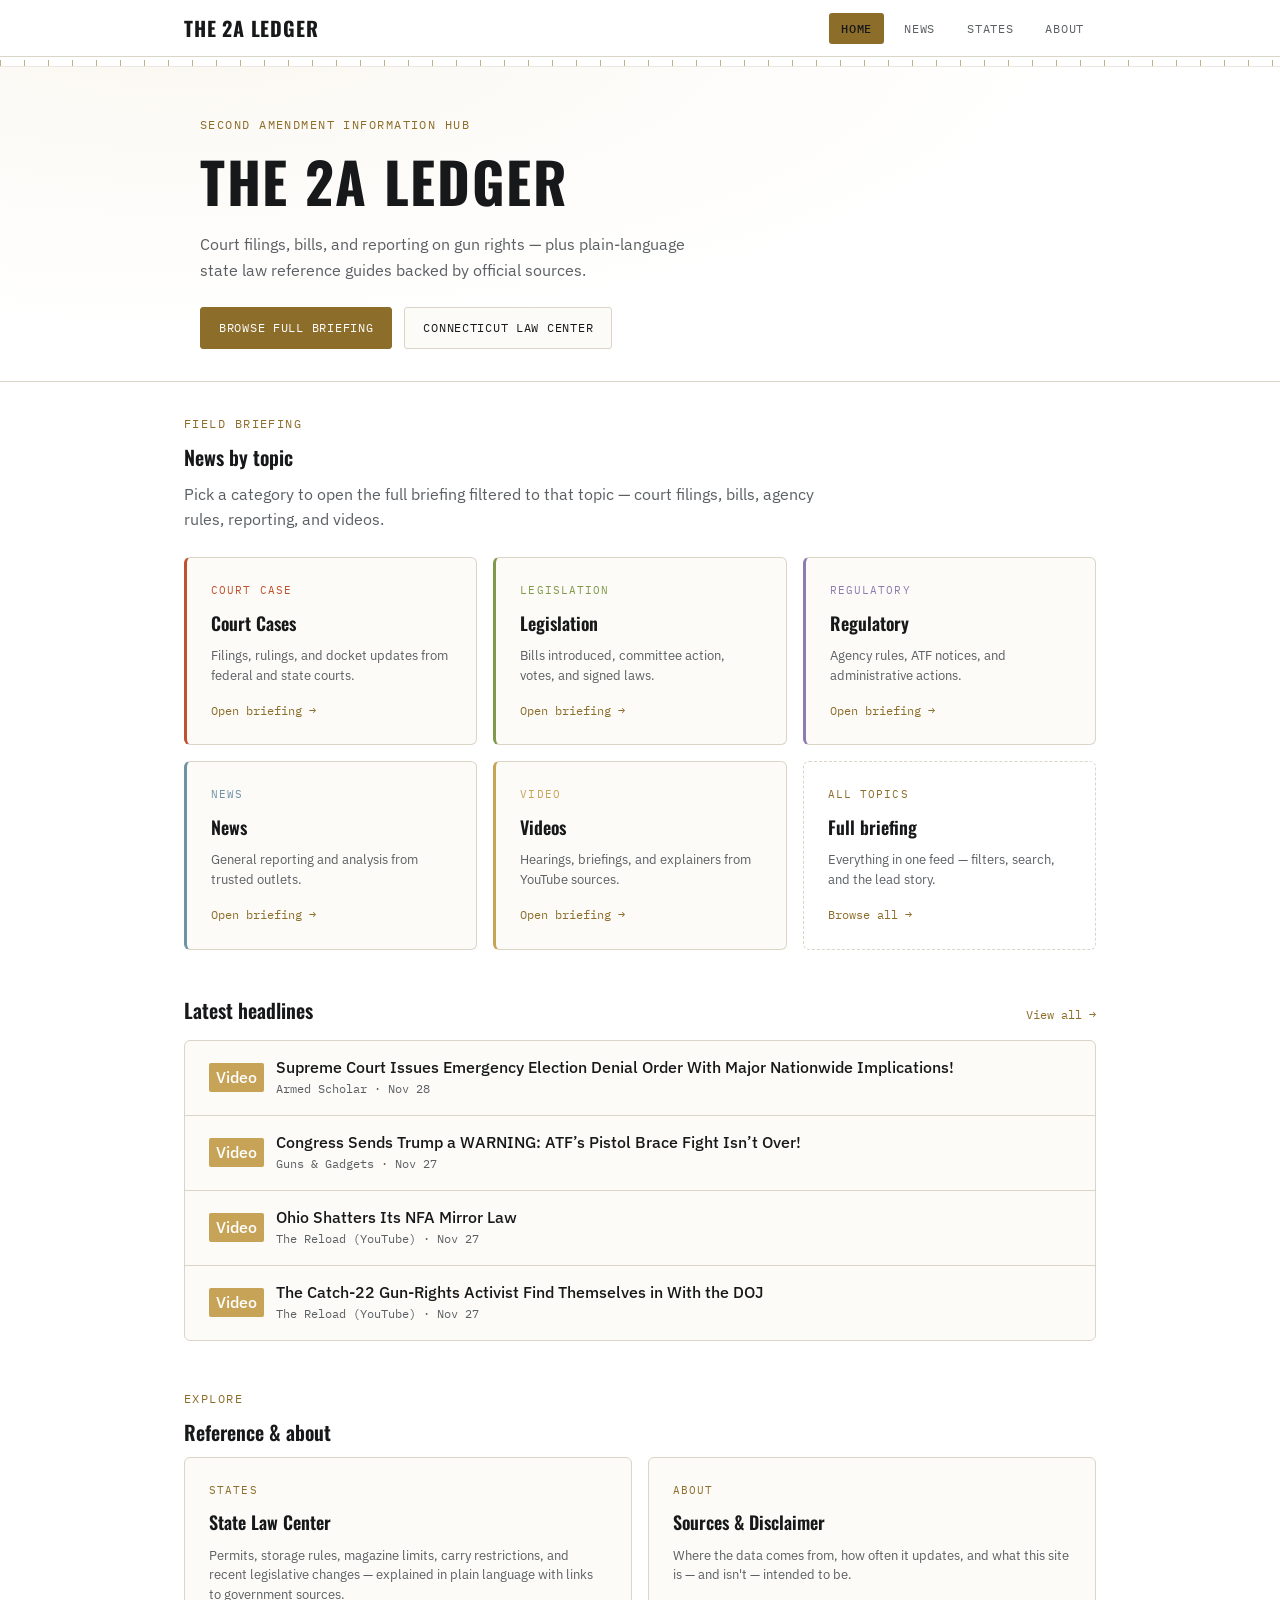
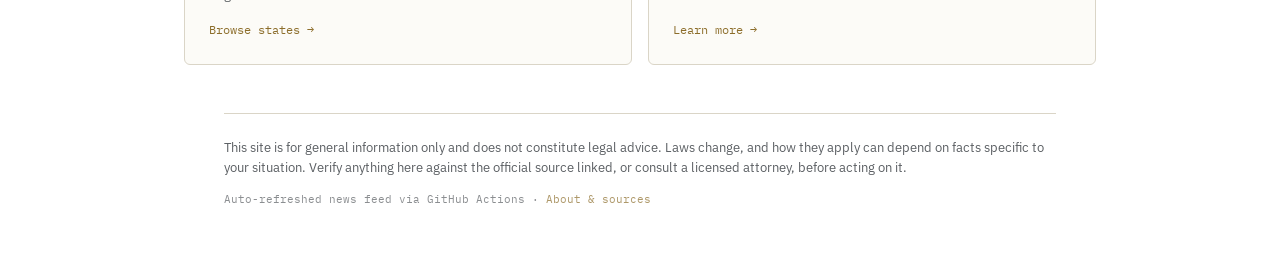
<file: index.html>
<!DOCTYPE html>
<html lang="en" data-base="" data-page="home">
<head>
<meta charset="UTF-8">
<meta name="viewport" content="width=device-width, initial-scale=1.0">
<title>The 2A Ledger — Second Amendment News &amp; State Law Reference</title>
<meta name="description" content="A Second Amendment information hub — daily news briefing, court cases, legislation, and state law reference guides.">
<link rel="preconnect" href="https://fonts.googleapis.com">
<link rel="preconnect" href="https://fonts.gstatic.com" crossorigin>
<link href="https://fonts.googleapis.com/css2?family=Oswald:wght@400;500;600;700&family=IBM+Plex+Sans:wght@400;500;600&family=IBM+Plex+Mono:wght@400;500&display=swap" rel="stylesheet">
<link rel="stylesheet" href="css/tokens.css">
<link rel="stylesheet" href="css/base.css">
<link rel="stylesheet" href="css/components.css">
<link rel="stylesheet" href="css/pages/home.css">
</head>
<body>

<div id="site-nav"></div>
<div class="ruler" aria-hidden="true"></div>

<section class="hero">
  <div class="hero-inner">
    <p class="eyebrow">Second Amendment Information Hub</p>
    <h1>The 2A Ledger</h1>
    <p class="subhead">Court filings, bills, and reporting on gun rights — plus plain-language state law reference guides backed by official sources.</p>
    <div class="btn-row">
      <a class="btn btn-primary" href="news/">Browse full briefing</a>
      <a class="btn btn-secondary" href="states/connecticut/">Connecticut law center</a>
    </div>
  </div>
</section>

<main class="page-main">
  <section class="home-section" aria-labelledby="briefing-nav-heading">
    <p class="eyebrow">Field Briefing</p>
    <h2 id="briefing-nav-heading" class="section-heading">News by topic</h2>
    <p class="section-intro">Pick a category to open the full briefing filtered to that topic — court filings, bills, agency rules, reporting, and videos.</p>

    <div class="news-tiles">
      <a class="tile tile--cat" href="news/?cat=Court+Case" data-cat="Court Case">
        <span class="tile-icon">Court Case</span>
        <h3>Court Cases</h3>
        <p>Filings, rulings, and docket updates from federal and state courts.</p>
        <span class="tile-link">Open briefing →</span>
      </a>
      <a class="tile tile--cat" href="news/?cat=Legislation" data-cat="Legislation">
        <span class="tile-icon">Legislation</span>
        <h3>Legislation</h3>
        <p>Bills introduced, committee action, votes, and signed laws.</p>
        <span class="tile-link">Open briefing →</span>
      </a>
      <a class="tile tile--cat" href="news/?cat=Regulatory" data-cat="Regulatory">
        <span class="tile-icon">Regulatory</span>
        <h3>Regulatory</h3>
        <p>Agency rules, ATF notices, and administrative actions.</p>
        <span class="tile-link">Open briefing →</span>
      </a>
      <a class="tile tile--cat" href="news/?cat=News" data-cat="News">
        <span class="tile-icon">News</span>
        <h3>News</h3>
        <p>General reporting and analysis from trusted outlets.</p>
        <span class="tile-link">Open briefing →</span>
      </a>
      <a class="tile tile--cat" href="news/?cat=Video" data-cat="Video">
        <span class="tile-icon">Video</span>
        <h3>Videos</h3>
        <p>Hearings, briefings, and explainers from YouTube sources.</p>
        <span class="tile-link">Open briefing →</span>
      </a>
      <a class="tile tile--all" href="news/">
        <span class="tile-icon">All topics</span>
        <h3>Full briefing</h3>
        <p>Everything in one feed — filters, search, and the lead story.</p>
        <span class="tile-link">Browse all →</span>
      </a>
    </div>
  </section>

  <section class="home-section home-latest" aria-labelledby="latest-heading">
    <div class="home-latest-header">
      <h2 id="latest-heading" class="section-heading">Latest headlines</h2>
      <a class="home-latest-all" href="news/">View all →</a>
    </div>
    <ul class="latest-list" id="latest-list">
      <li class="latest-skeleton"><span class="skeleton-pill"></span></li>
      <li class="latest-skeleton"><span class="skeleton-pill"></span></li>
      <li class="latest-skeleton"><span class="skeleton-pill"></span></li>
    </ul>
  </section>

  <section class="home-section" aria-labelledby="explore-heading">
    <p class="eyebrow">Explore</p>
    <h2 id="explore-heading" class="section-heading">Reference &amp; about</h2>
    <div class="section-tiles">
      <a class="tile" href="states/">
        <span class="tile-icon">States</span>
        <h3>State Law Center</h3>
        <p>Permits, storage rules, magazine limits, carry restrictions, and recent legislative changes — explained in plain language with links to government sources.</p>
        <span class="tile-link">Browse states →</span>
      </a>
      <a class="tile" href="about/">
        <span class="tile-icon">About</span>
        <h3>Sources &amp; Disclaimer</h3>
        <p>Where the data comes from, how often it updates, and what this site is — and isn't — intended to be.</p>
        <span class="tile-link">Learn more →</span>
      </a>
    </div>
  </section>
</main>

<div id="site-footer"></div>

<script src="js/site.js"></script>
<script src="js/home.js"></script>
</body>
</html>
</file>
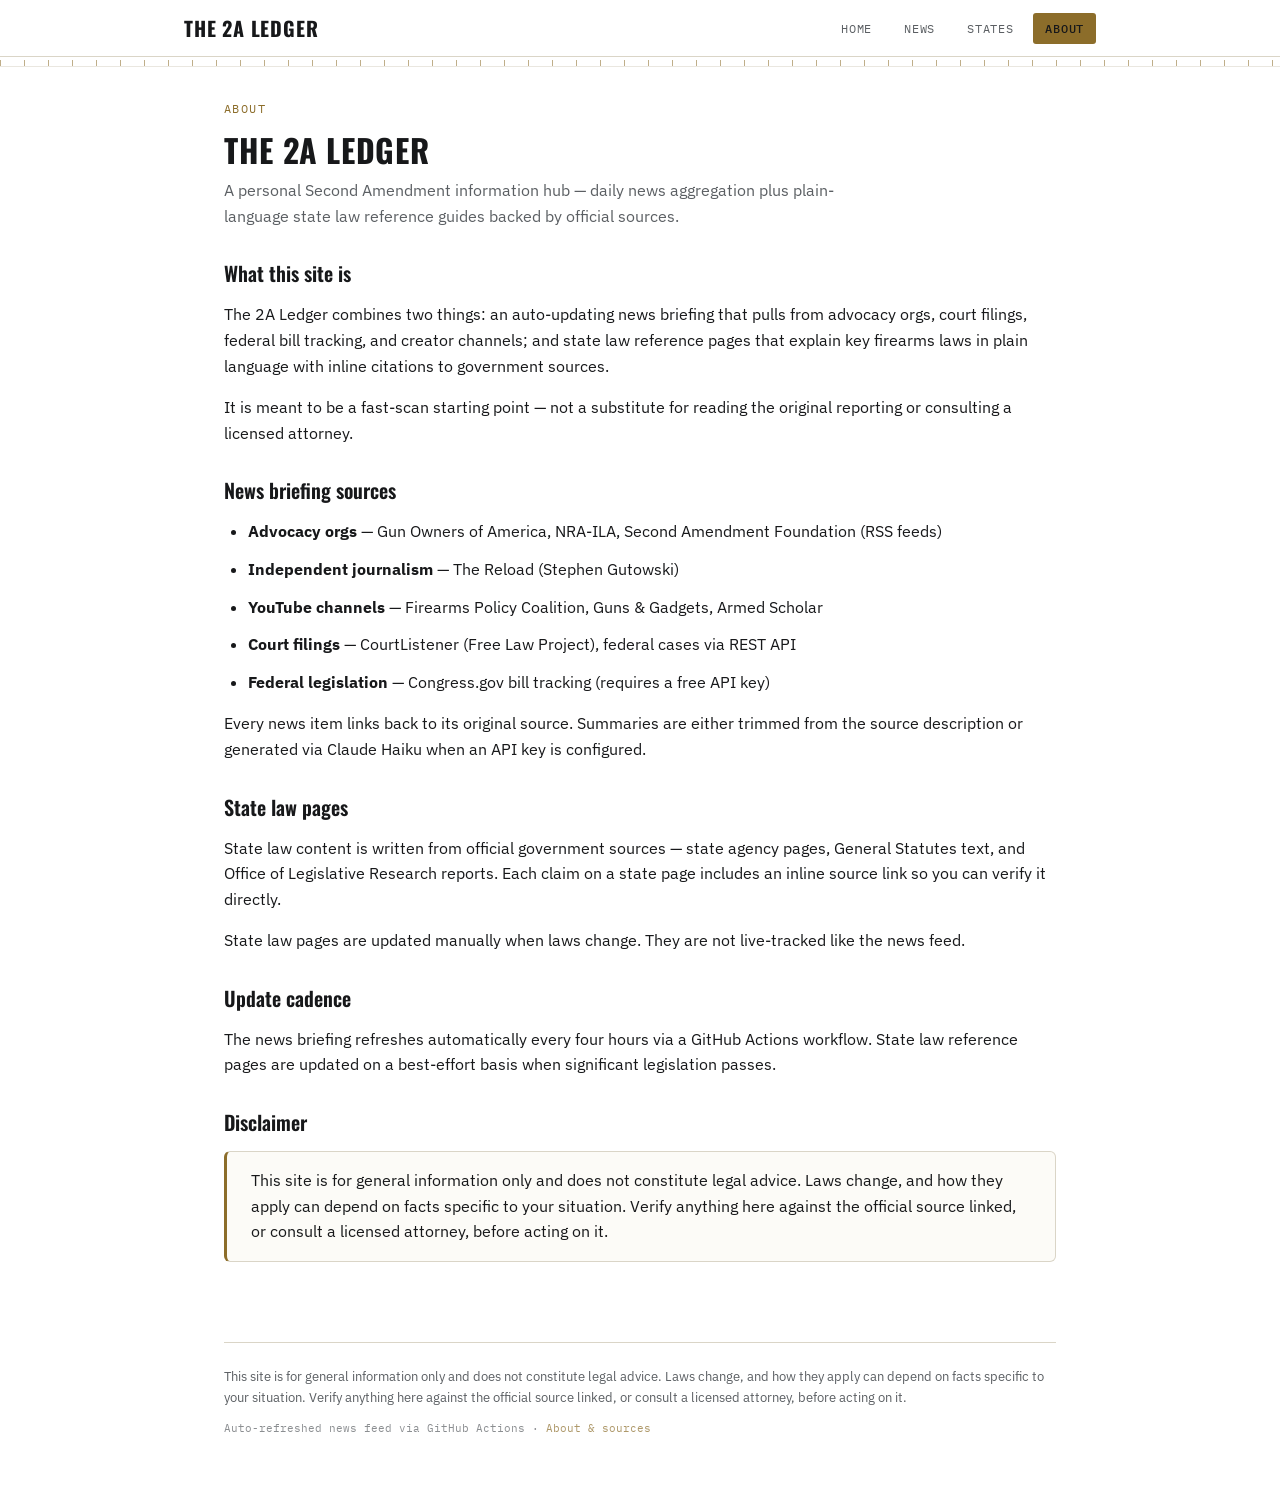
<file: about/index.html>
<!DOCTYPE html>
<html lang="en" data-base="../" data-page="about">
<head>
<meta charset="UTF-8">
<meta name="viewport" content="width=device-width, initial-scale=1.0">
<title>About — The 2A Ledger</title>
<meta name="description" content="Sources, update cadence, and disclaimer for The 2A Ledger — a Second Amendment information hub.">
<link rel="preconnect" href="https://fonts.googleapis.com">
<link rel="preconnect" href="https://fonts.gstatic.com" crossorigin>
<link href="https://fonts.googleapis.com/css2?family=Oswald:wght@400;500;600;700&family=IBM+Plex+Sans:wght@400;500;600&family=IBM+Plex+Mono:wght@400;500&display=swap" rel="stylesheet">
<link rel="stylesheet" href="../css/tokens.css">
<link rel="stylesheet" href="../css/base.css">
<link rel="stylesheet" href="../css/components.css">
<link rel="stylesheet" href="../css/pages/states.css">
</head>
<body>

<div id="site-nav"></div>
<div class="ruler" aria-hidden="true"></div>

<main class="page-main page-main--narrow">
  <header class="state-page-header">
    <p class="eyebrow">About</p>
    <h1 class="page-title">The 2A Ledger</h1>
    <p class="lead-text">A personal Second Amendment information hub — daily news aggregation plus plain-language state law reference guides backed by official sources.</p>
  </header>

  <section class="about-section">
    <h2>What this site is</h2>
    <p>The 2A Ledger combines two things: an auto-updating news briefing that pulls from advocacy orgs, court filings, federal bill tracking, and creator channels; and state law reference pages that explain key firearms laws in plain language with inline citations to government sources.</p>
    <p>It is meant to be a fast-scan starting point — not a substitute for reading the original reporting or consulting a licensed attorney.</p>
  </section>

  <section class="about-section">
    <h2>News briefing sources</h2>
    <ul>
      <li><strong>Advocacy orgs</strong> — Gun Owners of America, NRA-ILA, Second Amendment Foundation (RSS feeds)</li>
      <li><strong>Independent journalism</strong> — The Reload (Stephen Gutowski)</li>
      <li><strong>YouTube channels</strong> — Firearms Policy Coalition, Guns &amp; Gadgets, Armed Scholar</li>
      <li><strong>Court filings</strong> — CourtListener (Free Law Project), federal cases via REST API</li>
      <li><strong>Federal legislation</strong> — Congress.gov bill tracking (requires a free API key)</li>
    </ul>
    <p>Every news item links back to its original source. Summaries are either trimmed from the source description or generated via Claude Haiku when an API key is configured.</p>
  </section>

  <section class="about-section">
    <h2>State law pages</h2>
    <p>State law content is written from official government sources — state agency pages, General Statutes text, and Office of Legislative Research reports. Each claim on a state page includes an inline source link so you can verify it directly.</p>
    <p>State law pages are updated manually when laws change. They are not live-tracked like the news feed.</p>
  </section>

  <section class="about-section">
    <h2>Update cadence</h2>
    <p>The news briefing refreshes automatically every four hours via a GitHub Actions workflow. State law reference pages are updated on a best-effort basis when significant legislation passes.</p>
  </section>

  <section class="about-section">
    <h2>Disclaimer</h2>
    <aside class="disclaimer-callout" role="note">
      <p>This site is for general information only and does not constitute legal advice. Laws change, and how they apply can depend on facts specific to your situation. Verify anything here against the official source linked, or consult a licensed attorney, before acting on it.</p>
    </aside>
  </section>
</main>

<div id="site-footer"></div>

<script src="../js/site.js"></script>
</body>
</html>
</file>
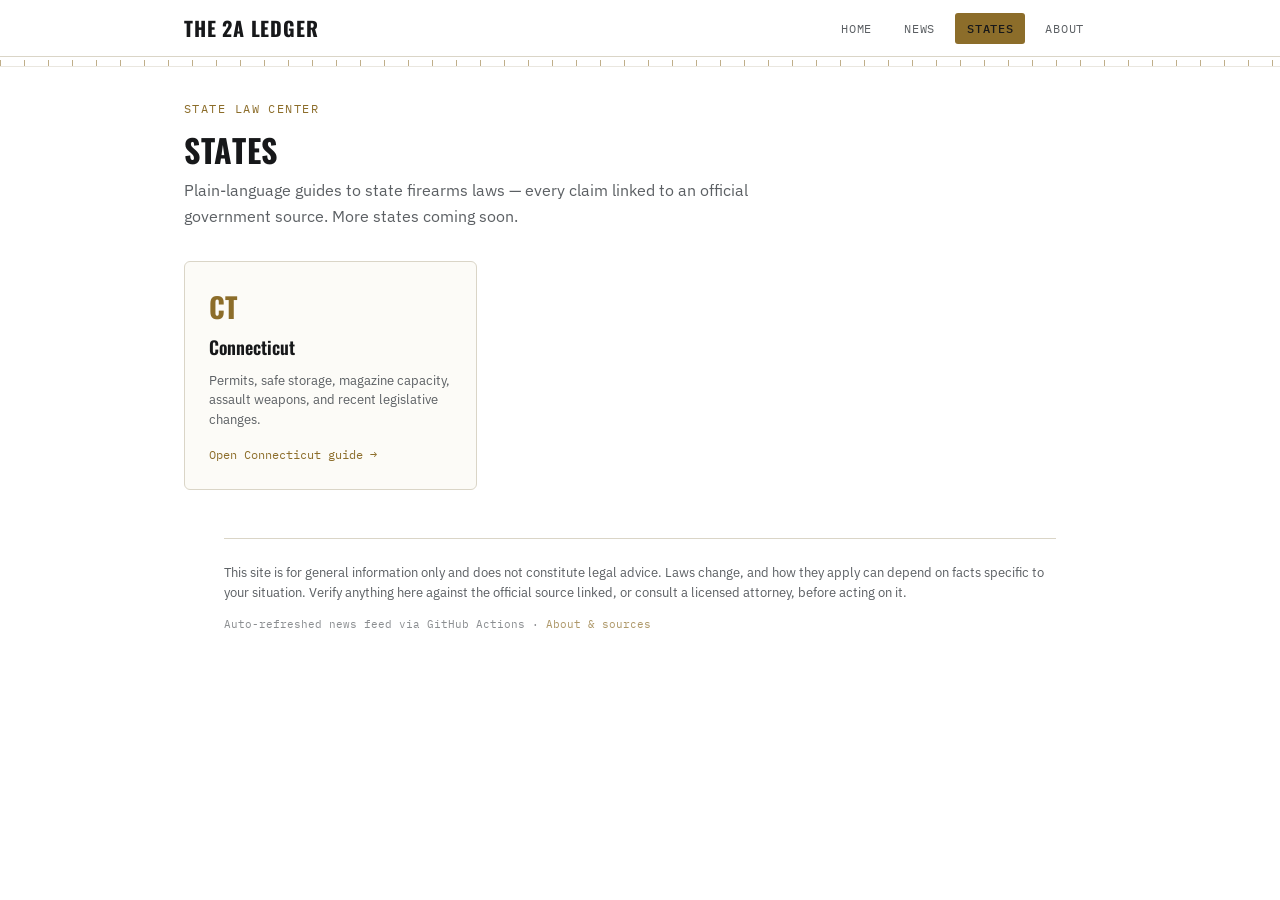
<file: states/index.html>
<!DOCTYPE html>
<html lang="en" data-base="../" data-page="states">
<head>
<meta charset="UTF-8">
<meta name="viewport" content="width=device-width, initial-scale=1.0">
<title>State Law Center — The 2A Ledger</title>
<meta name="description" content="Plain-language Second Amendment law reference guides by state, backed by official government sources.">
<link rel="preconnect" href="https://fonts.googleapis.com">
<link rel="preconnect" href="https://fonts.gstatic.com" crossorigin>
<link href="https://fonts.googleapis.com/css2?family=Oswald:wght@400;500;600;700&family=IBM+Plex+Sans:wght@400;500;600&family=IBM+Plex+Mono:wght@400;500&display=swap" rel="stylesheet">
<link rel="stylesheet" href="../css/tokens.css">
<link rel="stylesheet" href="../css/base.css">
<link rel="stylesheet" href="../css/components.css">
<link rel="stylesheet" href="../css/pages/states.css">
</head>
<body>

<div id="site-nav"></div>
<div class="ruler" aria-hidden="true"></div>

<main class="page-main">
  <header class="state-page-header">
    <p class="eyebrow">State Law Center</p>
    <h1 class="page-title">States</h1>
    <p class="lead-text">Plain-language guides to state firearms laws — every claim linked to an official government source. More states coming soon.</p>
  </header>

  <div class="state-grid">
    <a class="state-tile" href="connecticut/">
      <p class="state-abbr">CT</p>
      <h2>Connecticut</h2>
      <p>Permits, safe storage, magazine capacity, assault weapons, and recent legislative changes.</p>
      <span class="tile-link">Open Connecticut guide →</span>
    </a>
  </div>
</main>

<div id="site-footer"></div>

<script src="../js/site.js"></script>
</body>
</html>
</file>
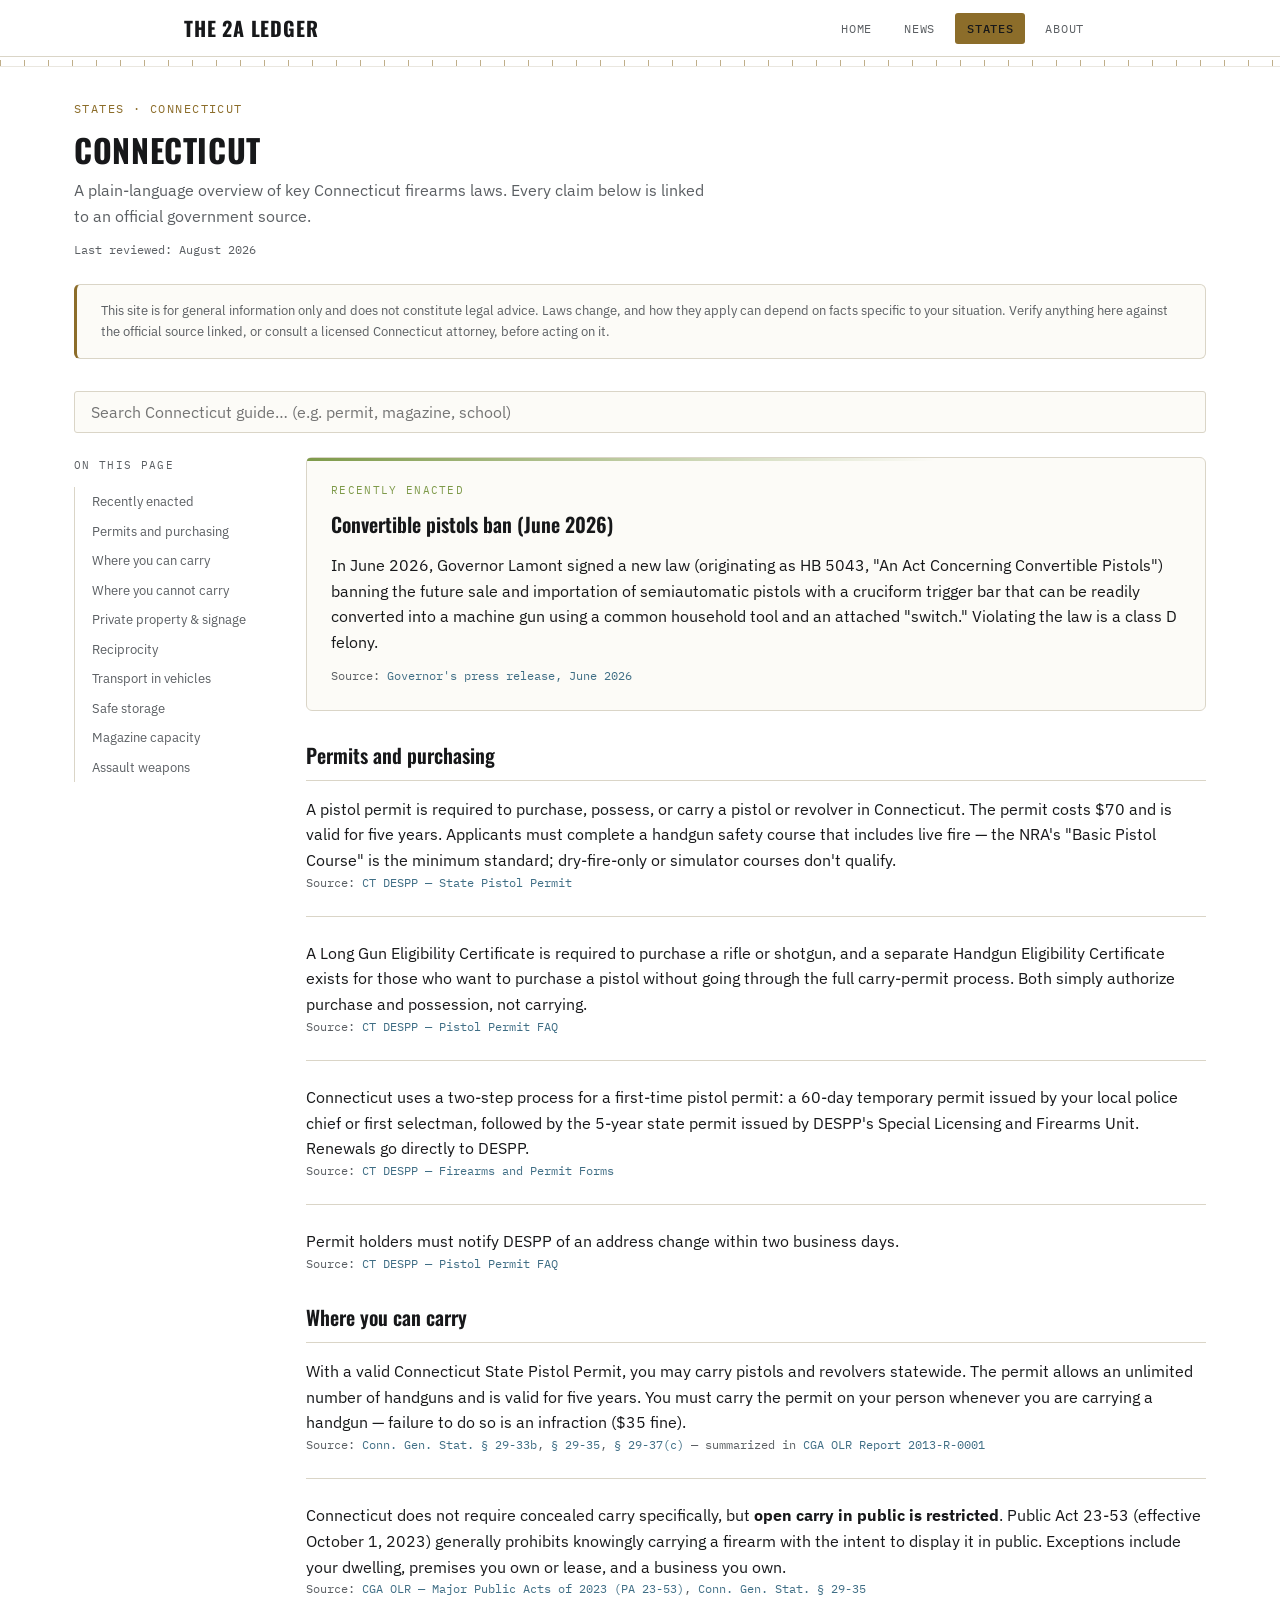
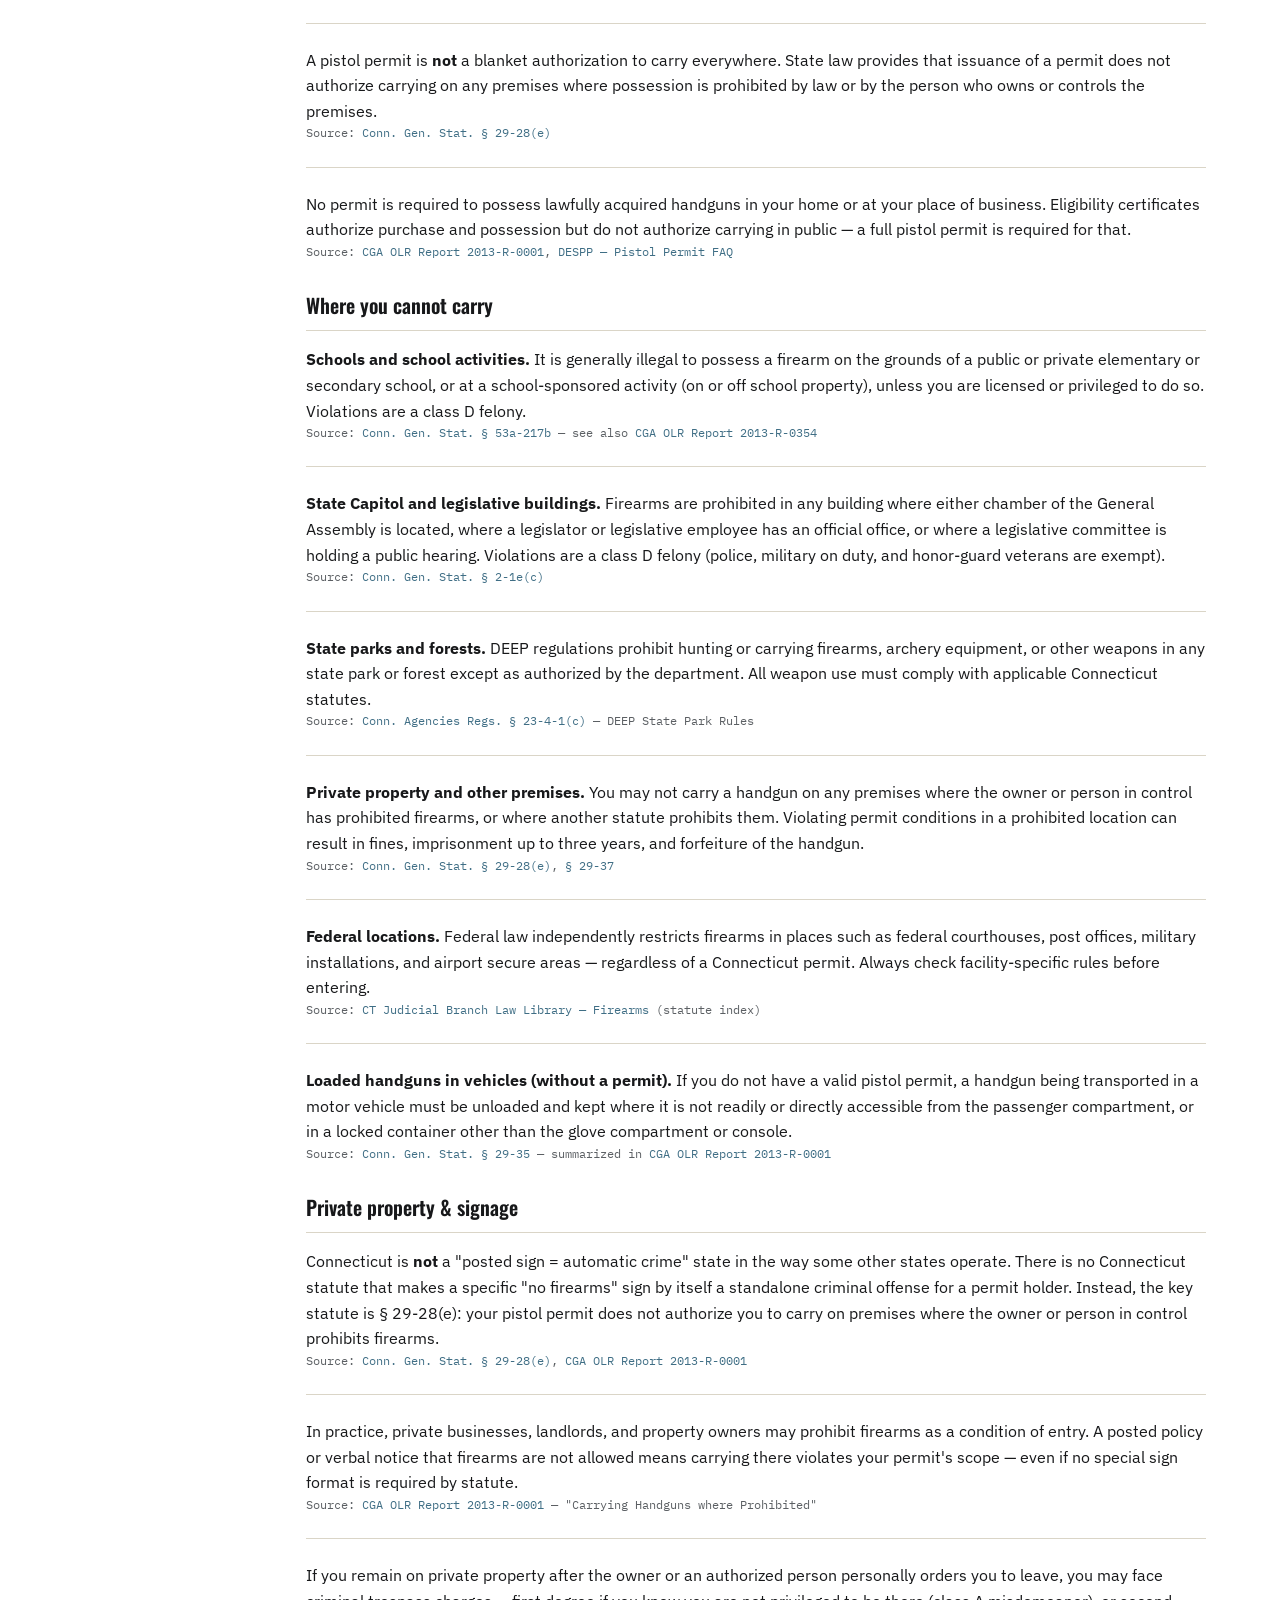
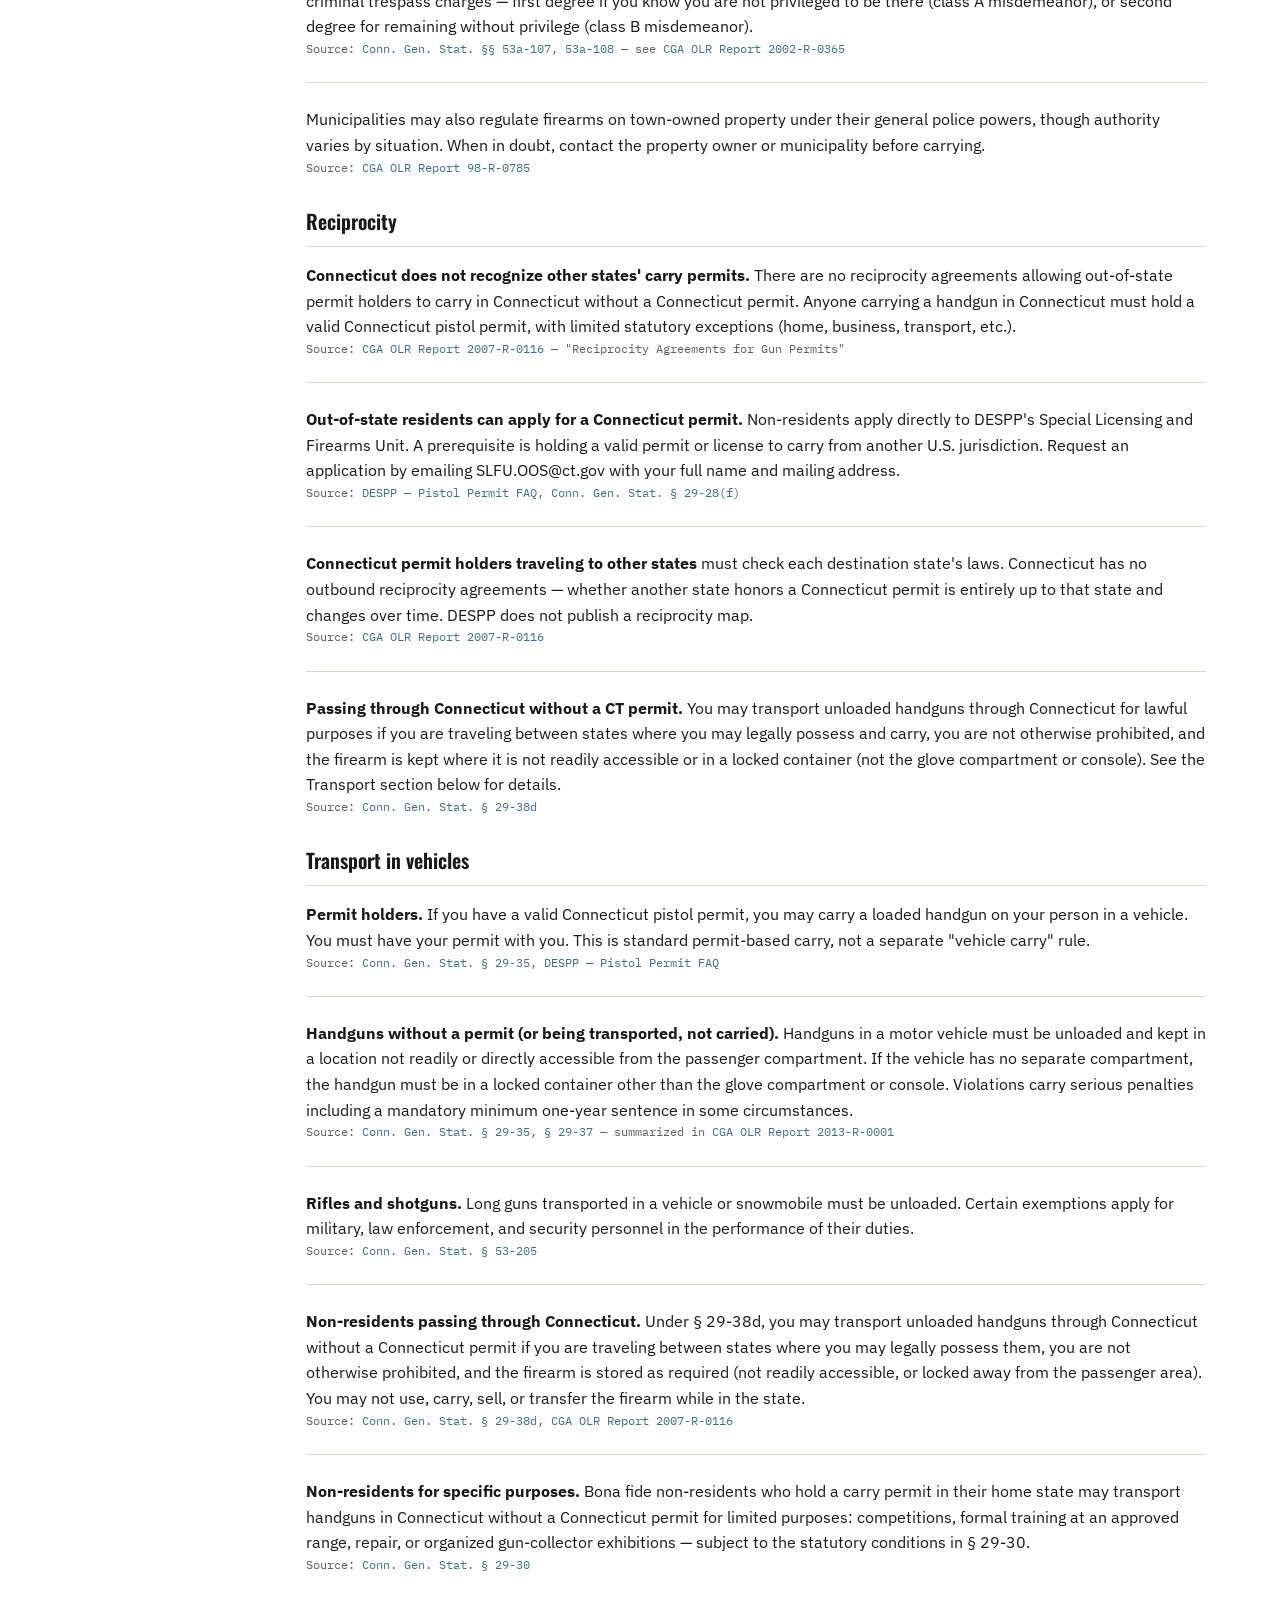
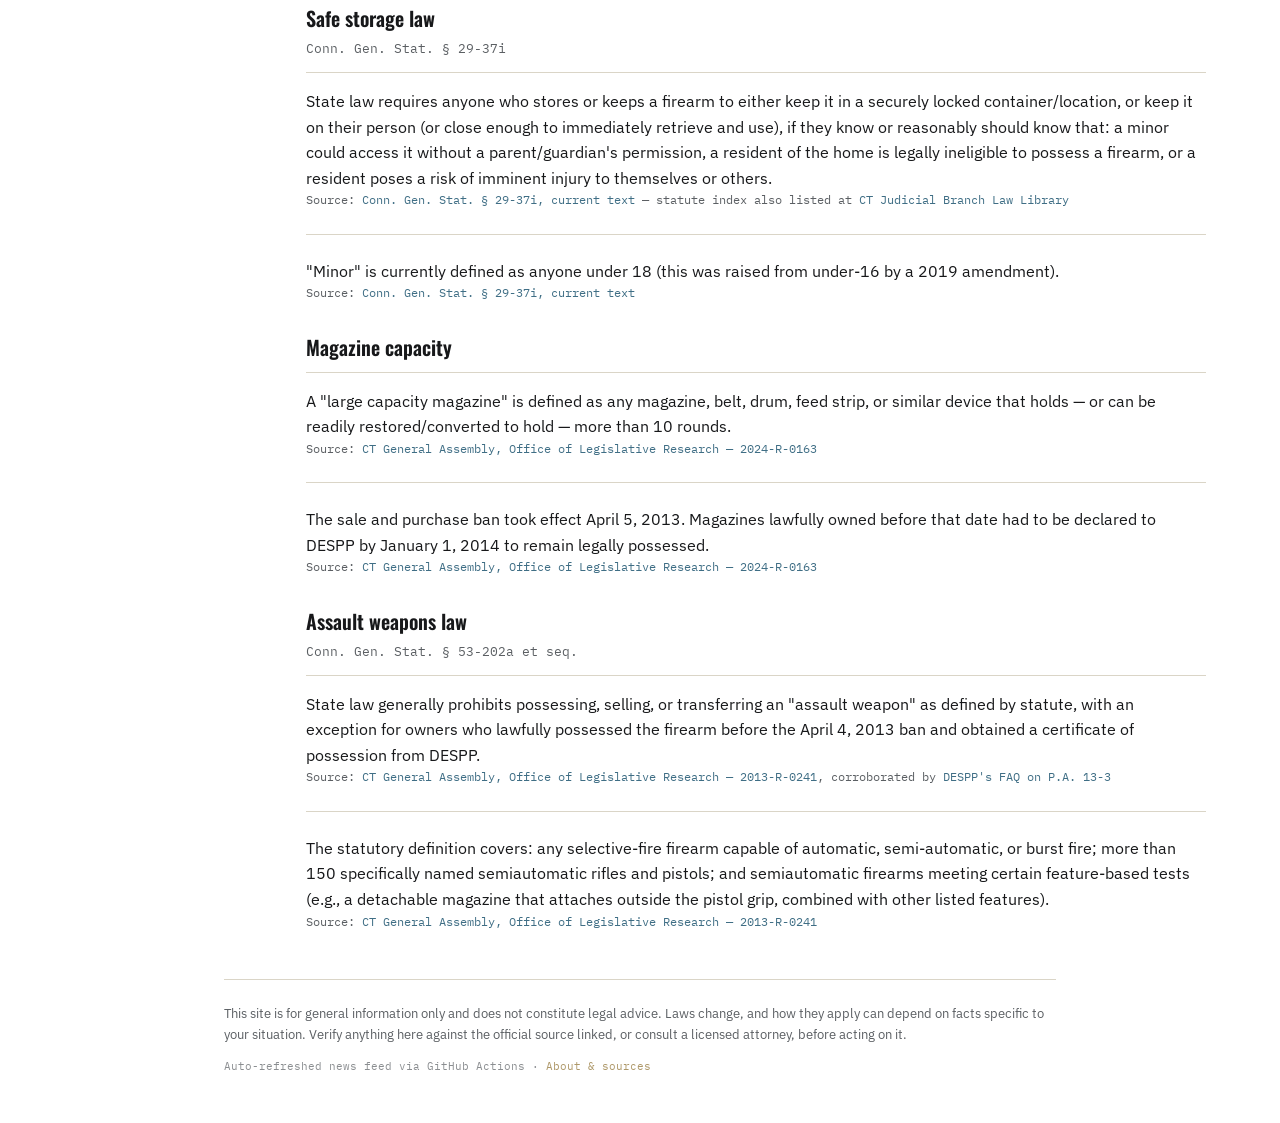
<file: states/connecticut/index.html>
<!DOCTYPE html>
<html lang="en" data-base="../../" data-page="states">
<head>
<meta charset="UTF-8">
<meta name="viewport" content="width=device-width, initial-scale=1.0">
<title>Connecticut — State Law Center — The 2A Ledger</title>
<meta name="description" content="Plain-language guide to Connecticut firearms laws — permits, safe storage, magazine capacity, assault weapons, carry restrictions, reciprocity, and recent legislative changes.">
<link rel="preconnect" href="https://fonts.googleapis.com">
<link rel="preconnect" href="https://fonts.gstatic.com" crossorigin>
<link href="https://fonts.googleapis.com/css2?family=Oswald:wght@400;500;600;700&family=IBM+Plex+Sans:wght@400;500;600&family=IBM+Plex+Mono:wght@400;500&display=swap" rel="stylesheet">
<link rel="stylesheet" href="../../css/tokens.css">
<link rel="stylesheet" href="../../css/base.css">
<link rel="stylesheet" href="../../css/components.css">
<link rel="stylesheet" href="../../css/pages/states.css">
</head>
<body>

<div id="site-nav"></div>
<div class="ruler" aria-hidden="true"></div>

<main class="state-guide" data-state-guide>
  <header class="state-page-header">
    <p class="eyebrow"><a href="../">States</a> · Connecticut</p>
    <h1 class="page-title">Connecticut</h1>
    <p class="lead-text">A plain-language overview of key Connecticut firearms laws. Every claim below is linked to an official government source.</p>
    <p class="guide-reviewed">Last reviewed: August 2026</p>
  </header>

  <aside class="disclaimer-callout" role="note">
    <p>This site is for general information only and does not constitute legal advice. Laws change, and how they apply can depend on facts specific to your situation. Verify anything here against the official source linked, or consult a licensed Connecticut attorney, before acting on it.</p>
  </aside>

  <div class="guide-toolbar">
    <label class="guide-search-wrap">
      <span class="visually-hidden">Search this guide</span>
      <input type="search" id="guide-search" class="guide-search" placeholder="Search Connecticut guide… (e.g. permit, magazine, school)" autocomplete="off">
    </label>
    <button type="button" class="guide-toc-toggle" id="guide-toc-toggle" aria-expanded="false" aria-controls="guide-toc">On this page</button>
  </div>

  <div class="guide-layout">
    <nav class="guide-toc" id="guide-toc" aria-label="Table of contents">
      <p class="guide-toc-label">On this page</p>
      <ol class="guide-toc-list">
        <li><a href="#recent-law-heading">Recently enacted</a></li>
        <li><a href="#permits-heading">Permits and purchasing</a></li>
        <li><a href="#carry-heading">Where you can carry</a></li>
        <li><a href="#restricted-heading">Where you cannot carry</a></li>
        <li><a href="#signage-heading">Private property &amp; signage</a></li>
        <li><a href="#reciprocity-heading">Reciprocity</a></li>
        <li><a href="#transport-heading">Transport in vehicles</a></li>
        <li><a href="#storage-heading">Safe storage</a></li>
        <li><a href="#magazine-heading">Magazine capacity</a></li>
        <li><a href="#assault-heading">Assault weapons</a></li>
      </ol>
    </nav>

    <div class="guide-content">
      <p class="guide-no-results" id="guide-no-results" hidden>No sections match that search. Try a different keyword.</p>

      <section class="callout-card" data-guide-section aria-labelledby="recent-law-heading">
        <p class="callout-label">Recently enacted</p>
        <h2 id="recent-law-heading" class="section-heading">Convertible pistols ban (June 2026)</h2>
        <p>In June 2026, Governor Lamont signed a new law (originating as HB 5043, "An Act Concerning Convertible Pistols") banning the future sale and importation of semiautomatic pistols with a cruciform trigger bar that can be readily converted into a machine gun using a common household tool and an attached "switch." Violating the law is a class D felony.</p>
        <p class="source-line">Source: <a href="https://portal.ct.gov/governor/news/press-releases/2026/06-2026/governor-lamont-signs-legislation-prohibiting-the-sale-of-pistols-that-can-easily-be-converted" target="_blank" rel="noopener noreferrer">Governor's press release, June 2026</a></p>
      </section>

      <section class="law-section" data-guide-section aria-labelledby="permits-heading">
        <div class="law-section-header">
          <h2 id="permits-heading">Permits and purchasing</h2>
        </div>
        <ul class="content-list">
          <li>
            <p>A pistol permit is required to purchase, possess, or carry a pistol or revolver in Connecticut. The permit costs $70 and is valid for five years. Applicants must complete a handgun safety course that includes live fire — the NRA's "Basic Pistol Course" is the minimum standard; dry-fire-only or simulator courses don't qualify.</p>
            <p class="source-line">Source: <a href="https://portal.ct.gov/despp/division-of-state-police/special-licensing-and-firearms/state-pistol-permit" target="_blank" rel="noopener noreferrer">CT DESPP — State Pistol Permit</a></p>
          </li>
          <li>
            <p>A Long Gun Eligibility Certificate is required to purchase a rifle or shotgun, and a separate Handgun Eligibility Certificate exists for those who want to purchase a pistol without going through the full carry-permit process. Both simply authorize purchase and possession, not carrying.</p>
            <p class="source-line">Source: <a href="https://portal.ct.gov/despp/knowledge-base/articles/frequently-asked-questions/slfu/pistol-permit-faq" target="_blank" rel="noopener noreferrer">CT DESPP — Pistol Permit FAQ</a></p>
          </li>
          <li>
            <p>Connecticut uses a two-step process for a first-time pistol permit: a 60-day temporary permit issued by your local police chief or first selectman, followed by the 5-year state permit issued by DESPP's Special Licensing and Firearms Unit. Renewals go directly to DESPP.</p>
            <p class="source-line">Source: <a href="https://portal.ct.gov/despp/division-of-state-police/special-licensing-and-firearms/firearms-and-permit-related-forms-and-information" target="_blank" rel="noopener noreferrer">CT DESPP — Firearms and Permit Forms</a></p>
          </li>
          <li>
            <p>Permit holders must notify DESPP of an address change within two business days.</p>
            <p class="source-line">Source: <a href="https://portal.ct.gov/despp/knowledge-base/articles/frequently-asked-questions/slfu/pistol-permit-faq" target="_blank" rel="noopener noreferrer">CT DESPP — Pistol Permit FAQ</a></p>
          </li>
        </ul>
      </section>

      <section class="law-section" data-guide-section aria-labelledby="carry-heading">
        <div class="law-section-header">
          <h2 id="carry-heading">Where you can carry</h2>
        </div>
        <ul class="content-list">
          <li>
            <p>With a valid Connecticut State Pistol Permit, you may carry pistols and revolvers statewide. The permit allows an unlimited number of handguns and is valid for five years. You must carry the permit on your person whenever you are carrying a handgun — failure to do so is an infraction ($35 fine).</p>
            <p class="source-line">Source: <a href="https://www.cga.ct.gov/current/pub/chap_529.htm#sec_29-33b" target="_blank" rel="noopener noreferrer">Conn. Gen. Stat. § 29-33b</a>, <a href="https://www.cga.ct.gov/current/pub/chap_529.htm#sec_29-35" target="_blank" rel="noopener noreferrer">§ 29-35</a>, <a href="https://www.cga.ct.gov/current/pub/chap_529.htm#sec_29-37c" target="_blank" rel="noopener noreferrer">§ 29-37(c)</a> — summarized in <a href="https://www.cga.ct.gov/2013/rpt/2013-R-0001.htm" target="_blank" rel="noopener noreferrer">CGA OLR Report 2013-R-0001</a></p>
          </li>
          <li>
            <p>Connecticut does not require concealed carry specifically, but <strong>open carry in public is restricted</strong>. Public Act 23-53 (effective October 1, 2023) generally prohibits knowingly carrying a firearm with the intent to display it in public. Exceptions include your dwelling, premises you own or lease, and a business you own.</p>
            <p class="source-line">Source: <a href="https://prdext3.cga.ct.gov/olr/Documents/year/MA/2023MA-20230620_Major%20Acts%20for%202023.pdf" target="_blank" rel="noopener noreferrer">CGA OLR — Major Public Acts of 2023 (PA 23-53)</a>, <a href="https://www.cga.ct.gov/current/pub/chap_529.htm#sec_29-35" target="_blank" rel="noopener noreferrer">Conn. Gen. Stat. § 29-35</a></p>
          </li>
          <li>
            <p>A pistol permit is <strong>not</strong> a blanket authorization to carry everywhere. State law provides that issuance of a permit does not authorize carrying on any premises where possession is prohibited by law or by the person who owns or controls the premises.</p>
            <p class="source-line">Source: <a href="https://www.cga.ct.gov/current/pub/chap_529.htm#sec_29-28" target="_blank" rel="noopener noreferrer">Conn. Gen. Stat. § 29-28(e)</a></p>
          </li>
          <li>
            <p>No permit is required to possess lawfully acquired handguns in your home or at your place of business. Eligibility certificates authorize purchase and possession but do not authorize carrying in public — a full pistol permit is required for that.</p>
            <p class="source-line">Source: <a href="https://www.cga.ct.gov/2013/rpt/2013-R-0001.htm" target="_blank" rel="noopener noreferrer">CGA OLR Report 2013-R-0001</a>, <a href="https://portal.ct.gov/despp/knowledge-base/articles/frequently-asked-questions/slfu/pistol-permit-faq" target="_blank" rel="noopener noreferrer">DESPP — Pistol Permit FAQ</a></p>
          </li>
        </ul>
      </section>

      <section class="law-section" data-guide-section aria-labelledby="restricted-heading">
        <div class="law-section-header">
          <h2 id="restricted-heading">Where you cannot carry</h2>
        </div>
        <ul class="content-list">
          <li>
            <p><strong>Schools and school activities.</strong> It is generally illegal to possess a firearm on the grounds of a public or private elementary or secondary school, or at a school-sponsored activity (on or off school property), unless you are licensed or privileged to do so. Violations are a class D felony.</p>
            <p class="source-line">Source: <a href="https://www.cga.ct.gov/current/pub/chap_952.htm#sec_53a-217b" target="_blank" rel="noopener noreferrer">Conn. Gen. Stat. § 53a-217b</a> — see also <a href="https://www.cga.ct.gov/2013/rpt/2013-R-0354.htm" target="_blank" rel="noopener noreferrer">CGA OLR Report 2013-R-0354</a></p>
          </li>
          <li>
            <p><strong>State Capitol and legislative buildings.</strong> Firearms are prohibited in any building where either chamber of the General Assembly is located, where a legislator or legislative employee has an official office, or where a legislative committee is holding a public hearing. Violations are a class D felony (police, military on duty, and honor-guard veterans are exempt).</p>
            <p class="source-line">Source: <a href="https://www.cga.ct.gov/current/pub/chap_016.htm#sec_2-1e" target="_blank" rel="noopener noreferrer">Conn. Gen. Stat. § 2-1e(c)</a></p>
          </li>
          <li>
            <p><strong>State parks and forests.</strong> DEEP regulations prohibit hunting or carrying firearms, archery equipment, or other weapons in any state park or forest except as authorized by the department. All weapon use must comply with applicable Connecticut statutes.</p>
            <p class="source-line">Source: <a href="https://eregulations.ct.gov/eRegsPortal/Browse/getDocument?guid=%7B308B0F99-0000-CF81-9CDE-EB6EF8D835BD%7D" target="_blank" rel="noopener noreferrer">Conn. Agencies Regs. § 23-4-1(c)</a> — DEEP State Park Rules</p>
          </li>
          <li>
            <p><strong>Private property and other premises.</strong> You may not carry a handgun on any premises where the owner or person in control has prohibited firearms, or where another statute prohibits them. Violating permit conditions in a prohibited location can result in fines, imprisonment up to three years, and forfeiture of the handgun.</p>
            <p class="source-line">Source: <a href="https://www.cga.ct.gov/current/pub/chap_529.htm#sec_29-28" target="_blank" rel="noopener noreferrer">Conn. Gen. Stat. § 29-28(e)</a>, <a href="https://www.cga.ct.gov/current/pub/chap_529.htm#sec_29-37" target="_blank" rel="noopener noreferrer">§ 29-37</a></p>
          </li>
          <li>
            <p><strong>Federal locations.</strong> Federal law independently restricts firearms in places such as federal courthouses, post offices, military installations, and airport secure areas — regardless of a Connecticut permit. Always check facility-specific rules before entering.</p>
            <p class="source-line">Source: <a href="https://www.jud.ct.gov/lawlib/law/firearms.htm" target="_blank" rel="noopener noreferrer">CT Judicial Branch Law Library — Firearms</a> (statute index)</p>
          </li>
          <li>
            <p><strong>Loaded handguns in vehicles (without a permit).</strong> If you do not have a valid pistol permit, a handgun being transported in a motor vehicle must be unloaded and kept where it is not readily or directly accessible from the passenger compartment, or in a locked container other than the glove compartment or console.</p>
            <p class="source-line">Source: <a href="https://www.cga.ct.gov/current/pub/chap_529.htm#sec_29-35" target="_blank" rel="noopener noreferrer">Conn. Gen. Stat. § 29-35</a> — summarized in <a href="https://www.cga.ct.gov/2013/rpt/2013-R-0001.htm" target="_blank" rel="noopener noreferrer">CGA OLR Report 2013-R-0001</a></p>
          </li>
        </ul>
      </section>

      <section class="law-section" data-guide-section aria-labelledby="signage-heading">
        <div class="law-section-header">
          <h2 id="signage-heading">Private property &amp; signage</h2>
        </div>
        <ul class="content-list">
          <li>
            <p>Connecticut is <strong>not</strong> a "posted sign = automatic crime" state in the way some other states operate. There is no Connecticut statute that makes a specific "no firearms" sign by itself a standalone criminal offense for a permit holder. Instead, the key statute is § 29-28(e): your pistol permit does not authorize you to carry on premises where the owner or person in control prohibits firearms.</p>
            <p class="source-line">Source: <a href="https://www.cga.ct.gov/current/pub/chap_529.htm#sec_29-28" target="_blank" rel="noopener noreferrer">Conn. Gen. Stat. § 29-28(e)</a>, <a href="https://www.cga.ct.gov/2013/rpt/2013-R-0001.htm" target="_blank" rel="noopener noreferrer">CGA OLR Report 2013-R-0001</a></p>
          </li>
          <li>
            <p>In practice, private businesses, landlords, and property owners may prohibit firearms as a condition of entry. A posted policy or verbal notice that firearms are not allowed means carrying there violates your permit's scope — even if no special sign format is required by statute.</p>
            <p class="source-line">Source: <a href="https://www.cga.ct.gov/2013/rpt/2013-R-0001.htm" target="_blank" rel="noopener noreferrer">CGA OLR Report 2013-R-0001</a> — "Carrying Handguns where Prohibited"</p>
          </li>
          <li>
            <p>If you remain on private property after the owner or an authorized person personally orders you to leave, you may face criminal trespass charges — first degree if you know you are not privileged to be there (class A misdemeanor), or second degree for remaining without privilege (class B misdemeanor).</p>
            <p class="source-line">Source: <a href="https://www.cga.ct.gov/current/pub/chap_952.htm#sec_53a-107" target="_blank" rel="noopener noreferrer">Conn. Gen. Stat. §§ 53a-107</a>, <a href="https://www.cga.ct.gov/current/pub/chap_952.htm#sec_53a-108" target="_blank" rel="noopener noreferrer">53a-108</a> — see <a href="https://www.cga.ct.gov/2002/rpt/2002-r-0365.htm" target="_blank" rel="noopener noreferrer">CGA OLR Report 2002-R-0365</a></p>
          </li>
          <li>
            <p>Municipalities may also regulate firearms on town-owned property under their general police powers, though authority varies by situation. When in doubt, contact the property owner or municipality before carrying.</p>
            <p class="source-line">Source: <a href="https://www.cga.ct.gov/PS98/rpt/olr/htm/98-R-0785.htm" target="_blank" rel="noopener noreferrer">CGA OLR Report 98-R-0785</a></p>
          </li>
        </ul>
      </section>

      <section class="law-section" data-guide-section aria-labelledby="reciprocity-heading">
        <div class="law-section-header">
          <h2 id="reciprocity-heading">Reciprocity</h2>
        </div>
        <ul class="content-list">
          <li>
            <p><strong>Connecticut does not recognize other states' carry permits.</strong> There are no reciprocity agreements allowing out-of-state permit holders to carry in Connecticut without a Connecticut permit. Anyone carrying a handgun in Connecticut must hold a valid Connecticut pistol permit, with limited statutory exceptions (home, business, transport, etc.).</p>
            <p class="source-line">Source: <a href="https://www.cga.ct.gov/2007/rpt/2007-r-0116.htm" target="_blank" rel="noopener noreferrer">CGA OLR Report 2007-R-0116</a> — "Reciprocity Agreements for Gun Permits"</p>
          </li>
          <li>
            <p><strong>Out-of-state residents can apply for a Connecticut permit.</strong> Non-residents apply directly to DESPP's Special Licensing and Firearms Unit. A prerequisite is holding a valid permit or license to carry from another U.S. jurisdiction. Request an application by emailing SLFU.OOS@ct.gov with your full name and mailing address.</p>
            <p class="source-line">Source: <a href="https://portal.ct.gov/despp/knowledge-base/articles/frequently-asked-questions/slfu/pistol-permit-faq" target="_blank" rel="noopener noreferrer">DESPP — Pistol Permit FAQ</a>, <a href="https://www.cga.ct.gov/current/pub/chap_529.htm#sec_29-28" target="_blank" rel="noopener noreferrer">Conn. Gen. Stat. § 29-28(f)</a></p>
          </li>
          <li>
            <p><strong>Connecticut permit holders traveling to other states</strong> must check each destination state's laws. Connecticut has no outbound reciprocity agreements — whether another state honors a Connecticut permit is entirely up to that state and changes over time. DESPP does not publish a reciprocity map.</p>
            <p class="source-line">Source: <a href="https://www.cga.ct.gov/2007/rpt/2007-r-0116.htm" target="_blank" rel="noopener noreferrer">CGA OLR Report 2007-R-0116</a></p>
          </li>
          <li>
            <p><strong>Passing through Connecticut without a CT permit.</strong> You may transport unloaded handguns through Connecticut for lawful purposes if you are traveling between states where you may legally possess and carry, you are not otherwise prohibited, and the firearm is kept where it is not readily accessible or in a locked container (not the glove compartment or console). See the Transport section below for details.</p>
            <p class="source-line">Source: <a href="https://www.cga.ct.gov/current/pub/chap_529.htm#sec_29-38d" target="_blank" rel="noopener noreferrer">Conn. Gen. Stat. § 29-38d</a></p>
          </li>
        </ul>
      </section>

      <section class="law-section" data-guide-section aria-labelledby="transport-heading">
        <div class="law-section-header">
          <h2 id="transport-heading">Transport in vehicles</h2>
        </div>
        <ul class="content-list">
          <li>
            <p><strong>Permit holders.</strong> If you have a valid Connecticut pistol permit, you may carry a loaded handgun on your person in a vehicle. You must have your permit with you. This is standard permit-based carry, not a separate "vehicle carry" rule.</p>
            <p class="source-line">Source: <a href="https://www.cga.ct.gov/current/pub/chap_529.htm#sec_29-35" target="_blank" rel="noopener noreferrer">Conn. Gen. Stat. § 29-35</a>, <a href="https://portal.ct.gov/despp/knowledge-base/articles/frequently-asked-questions/slfu/pistol-permit-faq" target="_blank" rel="noopener noreferrer">DESPP — Pistol Permit FAQ</a></p>
          </li>
          <li>
            <p><strong>Handguns without a permit (or being transported, not carried).</strong> Handguns in a motor vehicle must be unloaded and kept in a location not readily or directly accessible from the passenger compartment. If the vehicle has no separate compartment, the handgun must be in a locked container other than the glove compartment or console. Violations carry serious penalties including a mandatory minimum one-year sentence in some circumstances.</p>
            <p class="source-line">Source: <a href="https://www.cga.ct.gov/current/pub/chap_529.htm#sec_29-35" target="_blank" rel="noopener noreferrer">Conn. Gen. Stat. § 29-35</a>, <a href="https://www.cga.ct.gov/current/pub/chap_529.htm#sec_29-37" target="_blank" rel="noopener noreferrer">§ 29-37</a> — summarized in <a href="https://www.cga.ct.gov/2013/rpt/2013-R-0001.htm" target="_blank" rel="noopener noreferrer">CGA OLR Report 2013-R-0001</a></p>
          </li>
          <li>
            <p><strong>Rifles and shotguns.</strong> Long guns transported in a vehicle or snowmobile must be unloaded. Certain exemptions apply for military, law enforcement, and security personnel in the performance of their duties.</p>
            <p class="source-line">Source: <a href="https://www.cga.ct.gov/current/pub/chap_943.htm#sec_53-205" target="_blank" rel="noopener noreferrer">Conn. Gen. Stat. § 53-205</a></p>
          </li>
          <li>
            <p><strong>Non-residents passing through Connecticut.</strong> Under § 29-38d, you may transport unloaded handguns through Connecticut without a Connecticut permit if you are traveling between states where you may legally possess them, you are not otherwise prohibited, and the firearm is stored as required (not readily accessible, or locked away from the passenger area). You may not use, carry, sell, or transfer the firearm while in the state.</p>
            <p class="source-line">Source: <a href="https://www.cga.ct.gov/current/pub/chap_529.htm#sec_29-38d" target="_blank" rel="noopener noreferrer">Conn. Gen. Stat. § 29-38d</a>, <a href="https://www.cga.ct.gov/2007/rpt/2007-r-0116.htm" target="_blank" rel="noopener noreferrer">CGA OLR Report 2007-R-0116</a></p>
          </li>
          <li>
            <p><strong>Non-residents for specific purposes.</strong> Bona fide non-residents who hold a carry permit in their home state may transport handguns in Connecticut without a Connecticut permit for limited purposes: competitions, formal training at an approved range, repair, or organized gun-collector exhibitions — subject to the statutory conditions in § 29-30.</p>
            <p class="source-line">Source: <a href="https://www.cga.ct.gov/current/pub/chap_529.htm#sec_29-30" target="_blank" rel="noopener noreferrer">Conn. Gen. Stat. § 29-30</a></p>
          </li>
        </ul>
      </section>

      <section class="law-section" data-guide-section aria-labelledby="storage-heading">
        <div class="law-section-header">
          <h2 id="storage-heading">Safe storage law</h2>
          <p class="statute-ref">Conn. Gen. Stat. § 29-37i</p>
        </div>
        <ul class="content-list">
          <li>
            <p>State law requires anyone who stores or keeps a firearm to either keep it in a securely locked container/location, or keep it on their person (or close enough to immediately retrieve and use), if they know or reasonably should know that: a minor could access it without a parent/guardian's permission, a resident of the home is legally ineligible to possess a firearm, or a resident poses a risk of imminent injury to themselves or others.</p>
            <p class="source-line">Source: <a href="https://law.justia.com/codes/connecticut/title-29/chapter-529/section-29-37i-formerly-sec-29-37c/" target="_blank" rel="noopener noreferrer">Conn. Gen. Stat. § 29-37i, current text</a> — statute index also listed at <a href="https://www.jud.ct.gov/lawlib/law/firearms.htm" target="_blank" rel="noopener noreferrer">CT Judicial Branch Law Library</a></p>
          </li>
          <li>
            <p>"Minor" is currently defined as anyone under 18 (this was raised from under-16 by a 2019 amendment).</p>
            <p class="source-line">Source: <a href="https://law.justia.com/codes/connecticut/title-29/chapter-529/section-29-37i-formerly-sec-29-37c/" target="_blank" rel="noopener noreferrer">Conn. Gen. Stat. § 29-37i, current text</a></p>
          </li>
        </ul>
      </section>

      <section class="law-section" data-guide-section aria-labelledby="magazine-heading">
        <div class="law-section-header">
          <h2 id="magazine-heading">Magazine capacity</h2>
        </div>
        <ul class="content-list">
          <li>
            <p>A "large capacity magazine" is defined as any magazine, belt, drum, feed strip, or similar device that holds — or can be readily restored/converted to hold — more than 10 rounds.</p>
            <p class="source-line">Source: <a href="https://www.cga.ct.gov/2024/rpt/pdf/2024-R-0163.pdf" target="_blank" rel="noopener noreferrer">CT General Assembly, Office of Legislative Research — 2024-R-0163</a></p>
          </li>
          <li>
            <p>The sale and purchase ban took effect April 5, 2013. Magazines lawfully owned before that date had to be declared to DESPP by January 1, 2014 to remain legally possessed.</p>
            <p class="source-line">Source: <a href="https://www.cga.ct.gov/2024/rpt/pdf/2024-R-0163.pdf" target="_blank" rel="noopener noreferrer">CT General Assembly, Office of Legislative Research — 2024-R-0163</a></p>
          </li>
        </ul>
      </section>

      <section class="law-section" data-guide-section aria-labelledby="assault-heading">
        <div class="law-section-header">
          <h2 id="assault-heading">Assault weapons law</h2>
          <p class="statute-ref">Conn. Gen. Stat. § 53-202a et seq.</p>
        </div>
        <ul class="content-list">
          <li>
            <p>State law generally prohibits possessing, selling, or transferring an "assault weapon" as defined by statute, with an exception for owners who lawfully possessed the firearm before the April 4, 2013 ban and obtained a certificate of possession from DESPP.</p>
            <p class="source-line">Source: <a href="https://www.cga.ct.gov/2013/rpt/2013-R-0241.htm" target="_blank" rel="noopener noreferrer">CT General Assembly, Office of Legislative Research — 2013-R-0241</a>, corroborated by <a href="https://portal.ct.gov/-/media/despp/slfu/faqs06192013pdf.pdf" target="_blank" rel="noopener noreferrer">DESPP's FAQ on P.A. 13-3</a></p>
          </li>
          <li>
            <p>The statutory definition covers: any selective-fire firearm capable of automatic, semi-automatic, or burst fire; more than 150 specifically named semiautomatic rifles and pistols; and semiautomatic firearms meeting certain feature-based tests (e.g., a detachable magazine that attaches outside the pistol grip, combined with other listed features).</p>
            <p class="source-line">Source: <a href="https://www.cga.ct.gov/2013/rpt/2013-R-0241.htm" target="_blank" rel="noopener noreferrer">CT General Assembly, Office of Legislative Research — 2013-R-0241</a></p>
          </li>
        </ul>
      </section>
    </div>
  </div>
</main>

<div id="site-footer"></div>

<script src="../../js/site.js"></script>
<script src="../../js/state-guide.js"></script>
</body>
</html>
</file>
<file: css/tokens.css>
:root {
  /* Colors */
  --bg: #FFFFFF;
  --surface: #FCFBF7;
  --surface-hover: #F2EFE6;
  --border: #DAD5C7;
  --text: #17181A;
  --text-muted: #5B5F63;
  --brass: #8C6D2A;
  --steel: #3F6E85;
  --ink: #17181A;

  --cat-court: #C1502E;
  --cat-legislation: #7E9A4A;
  --cat-regulatory: #8D7CB0;
  --cat-news: #6E93A6;
  --cat-video: #C6A356;

  /* Typography */
  --font-display: 'Oswald', sans-serif;
  --font-body: 'IBM Plex Sans', sans-serif;
  --font-mono: 'IBM Plex Mono', monospace;

  --text-page-title: clamp(26px, 4vw, 32px);
  --text-section: 20px;
  --text-body: 16px;
  --text-meta: 13px;

  /* Spacing scale */
  --space-1: 8px;
  --space-2: 12px;
  --space-3: 16px;
  --space-4: 24px;
  --space-5: 32px;
  --space-6: 48px;

  /* Cards */
  --card-radius: 6px;
  --card-border: 1px solid var(--border);
  --card-shadow: 0 8px 20px rgba(0, 0, 0, 0.08);
  --card-shadow-hover: 0 8px 20px rgba(0, 0, 0, 0.15);

  /* Layout */
  --max-width: 960px;
  --max-width-narrow: 880px;
  --site-nav-height: 53px;
}
</file>
<file: css/base.css>
* { box-sizing: border-box; }

html { scroll-behavior: smooth; }

body {
  margin: 0;
  background: var(--bg);
  color: var(--text);
  font-family: var(--font-body);
  font-size: var(--text-body);
  line-height: 1.6;
  -webkit-font-smoothing: antialiased;
}

a {
  color: var(--brass);
  text-decoration: none;
}

a:hover { text-decoration: underline; }

h1, h2, h3 {
  font-family: var(--font-display);
  line-height: 1.25;
  color: var(--text);
}

.page-title {
  font-size: var(--text-page-title);
  font-weight: 700;
  letter-spacing: 0.02em;
  text-transform: uppercase;
  margin: 0 0 var(--space-2);
}

.section-heading {
  font-size: var(--text-section);
  font-weight: 600;
  margin: 0 0 var(--space-3);
}

.lead-text {
  font-size: var(--text-body);
  color: var(--text-muted);
  max-width: 560px;
  margin: 0;
}

.meta-text {
  font-family: var(--font-mono);
  font-size: var(--text-meta);
  color: var(--text-muted);
}

.eyebrow {
  font-family: var(--font-mono);
  font-size: 12px;
  letter-spacing: 0.12em;
  color: var(--brass);
  text-transform: uppercase;
  margin: 0 0 var(--space-2);
}

.page-main {
  max-width: var(--max-width);
  margin: 0 auto;
  padding: var(--space-5) var(--space-4) var(--space-6);
}

.page-main--narrow {
  max-width: var(--max-width-narrow);
}

@media (max-width: 560px) {
  .page-main { padding: var(--space-4) var(--space-3) var(--space-5); }
}

@media (prefers-reduced-motion: reduce) {
  html { scroll-behavior: auto; }
  * { transition: none !important; }
}
</file>
<file: css/components.css>
/* Signature element: caliper/ruler tick strip */
.ruler {
  height: 10px;
  width: 100%;
  background-image: repeating-linear-gradient(
    90deg,
    var(--brass) 0,
    var(--brass) 1px,
    transparent 1px,
    transparent 24px
  );
  background-position: 0 bottom;
  background-repeat: repeat-x;
  background-size: 100% 6px;
  border-bottom: 1px solid var(--border);
  opacity: 0.55;
}

/* ---- Site nav ---- */
.site-nav {
  border-bottom: 1px solid var(--border);
  background: var(--bg);
  position: sticky;
  top: 0;
  z-index: 100;
}

.site-nav-inner {
  max-width: var(--max-width);
  margin: 0 auto;
  padding: var(--space-2) var(--space-4);
  display: flex;
  align-items: center;
  justify-content: space-between;
  gap: var(--space-3);
}

.site-logo {
  font-family: var(--font-display);
  font-size: 20px;
  font-weight: 700;
  letter-spacing: 0.04em;
  text-transform: uppercase;
  color: var(--text);
  text-decoration: none;
  white-space: nowrap;
}

.site-logo:hover { text-decoration: none; color: var(--brass); }

.nav-menu {
  display: flex;
  align-items: center;
  gap: var(--space-1);
  list-style: none;
  margin: 0;
  padding: 0;
}

.nav-menu a {
  font-family: var(--font-mono);
  font-size: 12px;
  letter-spacing: 0.06em;
  text-transform: uppercase;
  color: var(--text-muted);
  text-decoration: none;
  padding: var(--space-1) var(--space-2);
  border-radius: 3px;
  transition: color 0.15s ease, background 0.15s ease;
}

.nav-menu a:hover {
  color: var(--text);
  background: var(--surface-hover);
  text-decoration: none;
}

.nav-menu a.is-active {
  color: var(--ink);
  background: var(--brass);
  font-weight: 500;
}

.nav-toggle {
  display: none;
  flex-direction: column;
  justify-content: center;
  gap: 5px;
  width: 36px;
  height: 36px;
  padding: 6px;
  background: var(--surface);
  border: 1px solid var(--border);
  border-radius: 3px;
  cursor: pointer;
}

.nav-toggle-bar {
  display: block;
  width: 100%;
  height: 2px;
  background: var(--text);
  border-radius: 1px;
  transition: transform 0.2s ease, opacity 0.2s ease;
}

@media (max-width: 640px) {
  .nav-toggle { display: flex; }

  .nav-menu {
    display: none;
    position: absolute;
    top: 100%;
    left: 0;
    right: 0;
    flex-direction: column;
    align-items: stretch;
    background: var(--bg);
    border-bottom: 1px solid var(--border);
    padding: var(--space-2) var(--space-4) var(--space-3);
    box-shadow: var(--card-shadow);
  }

  .nav-menu.is-open { display: flex; }

  .nav-menu a { padding: var(--space-2); }

  .site-nav-inner { position: relative; }
}

/* ---- Footer ---- */
.site-footer {
  max-width: var(--max-width-narrow);
  margin: 0 auto;
  padding: 0 var(--space-4) var(--space-6);
  color: var(--text-muted);
  font-size: var(--text-meta);
  line-height: 1.6;
}

.site-footer .disclaimer {
  border-top: 1px solid var(--border);
  padding-top: var(--space-4);
  margin: 0 0 var(--space-2);
}

.footer-meta {
  font-family: var(--font-mono);
  font-size: 11px;
  opacity: 0.7;
  margin: 0;
}

/* ---- Shared card ---- */
.card {
  background: var(--surface);
  border: var(--card-border);
  border-radius: var(--card-radius);
  overflow: hidden;
  transition: transform 0.15s ease, border-color 0.15s ease, box-shadow 0.15s ease;
}

.card:hover {
  transform: translateY(-2px);
  border-color: var(--brass);
  box-shadow: var(--card-shadow-hover);
}

.card-body { padding: var(--space-3) var(--space-4); }

/* ---- Feed card elements ---- */
.card-eyebrow {
  display: flex;
  align-items: center;
  gap: var(--space-1);
  font-family: var(--font-mono);
  font-size: 11.5px;
  color: var(--text-muted);
  text-transform: uppercase;
  letter-spacing: 0.03em;
  margin-bottom: var(--space-2);
  flex-wrap: wrap;
}

.tag {
  padding: 2px 7px;
  border-radius: 2px;
  font-weight: 500;
  color: #FFFFFF;
}

.tag[data-cat="Court Case"] { background: var(--cat-court); }
.tag[data-cat="Legislation"] { background: var(--cat-legislation); }
.tag[data-cat="Regulatory"] { background: var(--cat-regulatory); }
.tag[data-cat="News"] { background: var(--cat-news); }
.tag[data-cat="Video"] { background: var(--cat-video); }

.dot { opacity: 0.5; }

.card-title {
  font-family: var(--font-display);
  font-weight: 500;
  font-size: var(--text-section);
  line-height: 1.3;
  margin: 0 0 var(--space-2);
  color: var(--text);
}

.card-details summary {
  cursor: pointer;
  font-family: var(--font-mono);
  font-size: 12px;
  color: var(--steel);
  list-style: none;
  user-select: none;
}

.card-details summary::-webkit-details-marker { display: none; }
.card-details summary::before { content: "▸ "; }
.card-details[open] summary::before { content: "▾ "; }

.card-tldr {
  margin: var(--space-2) 0 var(--space-1);
  font-size: var(--text-body);
  color: var(--text);
  line-height: 1.6;
}

.card-link {
  font-family: var(--font-mono);
  font-size: var(--text-meta);
  color: var(--brass);
  text-decoration: none;
}

.card-link:hover { text-decoration: underline; }

.card-stripe {
  height: 3px;
  width: 100%;
  flex-shrink: 0;
}

.card-thumb {
  position: relative;
  display: block;
  background: #0d0e10;
  aspect-ratio: 16 / 9;
  overflow: hidden;
}

.card-thumb img {
  width: 100%;
  height: 100%;
  object-fit: cover;
  display: block;
  transition: transform 0.25s ease;
}

.card:hover .card-thumb img { transform: scale(1.04); }

.card-thumb[hidden], .lead-thumb[hidden] { display: none; }

.play-badge {
  position: absolute;
  bottom: var(--space-1);
  right: var(--space-1);
  background: rgba(15, 16, 18, 0.85);
  color: var(--text);
  font-size: 11px;
  width: 26px;
  height: 26px;
  border-radius: 50%;
  display: flex;
  align-items: center;
  justify-content: center;
  padding-left: 2px;
}

.favicon {
  border-radius: 2px;
  opacity: 0.85;
  flex-shrink: 0;
}

.ref {
  font-family: var(--font-mono);
  font-size: 10.5px;
  color: var(--text-muted);
  opacity: 0.5;
  margin: var(--space-2) 0 0;
}

.feed-card {
  display: flex;
  flex-direction: column;
}

/* ---- Disclaimer callout ---- */
.disclaimer-callout {
  background: var(--surface);
  border: var(--card-border);
  border-left: 3px solid var(--brass);
  border-radius: var(--card-radius);
  padding: var(--space-3) var(--space-4);
  margin-bottom: var(--space-5);
  font-size: var(--text-meta);
  color: var(--text-muted);
  line-height: 1.6;
}

.disclaimer-callout p { margin: 0; }

/* ---- CTA buttons ---- */
.btn-row {
  display: flex;
  flex-wrap: wrap;
  gap: var(--space-2);
  margin-top: var(--space-4);
}

.btn {
  display: inline-block;
  font-family: var(--font-mono);
  font-size: 12px;
  letter-spacing: 0.06em;
  text-transform: uppercase;
  text-decoration: none;
  padding: 10px 18px;
  border-radius: 3px;
  border: 1px solid var(--border);
  cursor: pointer;
  transition: background 0.15s ease, border-color 0.15s ease, color 0.15s ease;
}

.btn-primary {
  background: var(--brass);
  border-color: var(--brass);
  color: #fff;
}

.btn-primary:hover {
  background: #7a5f24;
  border-color: #7a5f24;
  color: #fff;
  text-decoration: none;
}

.btn-secondary {
  background: var(--surface);
  color: var(--text);
}

.btn-secondary:hover {
  background: var(--surface-hover);
  text-decoration: none;
}

/* ---- Source citation line ---- */
.source-line {
  font-family: var(--font-mono);
  font-size: 11.5px;
  color: var(--text-muted);
  margin: var(--space-1) 0 0;
}

.source-line a { color: var(--steel); }

/* ---- Content list ---- */
.content-list {
  margin: 0;
  padding: 0;
  list-style: none;
}

.content-list > li {
  margin-bottom: var(--space-4);
  padding-bottom: var(--space-4);
  border-bottom: 1px solid var(--border);
}

.content-list > li:last-child {
  margin-bottom: 0;
  padding-bottom: 0;
  border-bottom: none;
}

.content-list p { margin: 0; }

/* ---- Callout card (recent legislation) ---- */
.callout-card {
  background: var(--surface);
  border: var(--card-border);
  border-radius: var(--card-radius);
  padding: var(--space-4);
  margin-bottom: var(--space-5);
  position: relative;
}

.callout-card::before {
  content: "";
  position: absolute;
  inset: 0 0 auto 0;
  height: 3px;
  background: linear-gradient(90deg, var(--cat-legislation), transparent 70%);
  border-radius: var(--card-radius) var(--card-radius) 0 0;
}

.callout-label {
  font-family: var(--font-mono);
  font-size: 11px;
  letter-spacing: 0.12em;
  text-transform: uppercase;
  color: var(--cat-legislation);
  margin: 0 0 var(--space-2);
}

.callout-card p { margin: 0 0 var(--space-2); }
.callout-card p:last-child { margin-bottom: 0; }

/* ---- Law section ---- */
.law-section {
  margin-bottom: var(--space-5);
}

.law-section:last-child { margin-bottom: 0; }

.law-section-header {
  margin-bottom: var(--space-3);
  padding-bottom: var(--space-2);
  border-bottom: 1px solid var(--border);
}

.law-section-header h2 {
  font-size: var(--text-section);
  font-weight: 600;
  margin: 0;
}

.law-section-header .statute-ref {
  font-family: var(--font-mono);
  font-size: var(--text-meta);
  color: var(--text-muted);
  margin: var(--space-1) 0 0;
}
</file>
<file: css/pages/home.css>
.hero {
  padding: var(--space-6) var(--space-4) var(--space-5);
  background:
    radial-gradient(ellipse 900px 300px at 15% -10%, rgba(198, 163, 86, 0.08), transparent);
  border-bottom: 1px solid var(--border);
}

.hero-inner {
  max-width: var(--max-width-narrow);
  margin: 0 auto;
}

.hero h1 {
  font-family: var(--font-display);
  font-weight: 700;
  font-size: clamp(36px, 7vw, 56px);
  letter-spacing: 0.03em;
  text-transform: uppercase;
  margin: 0 0 var(--space-3);
}

.hero .subhead {
  font-size: var(--text-body);
  color: var(--text-muted);
  max-width: 520px;
  margin: 0;
  line-height: 1.6;
}

.home-section {
  margin-bottom: var(--space-6);
}

.home-section:last-child {
  margin-bottom: 0;
}

.home-section .section-heading {
  margin: 0 0 var(--space-2);
}

.section-intro {
  font-size: var(--text-body);
  color: var(--text-muted);
  max-width: 640px;
  margin: 0 0 var(--space-4);
  line-height: 1.6;
}

/* News category tiles */
.news-tiles {
  display: grid;
  grid-template-columns: repeat(3, 1fr);
  gap: var(--space-3);
}

@media (max-width: 900px) {
  .news-tiles { grid-template-columns: repeat(2, 1fr); }
}

@media (max-width: 540px) {
  .news-tiles { grid-template-columns: 1fr; }
}

.tile {
  display: flex;
  flex-direction: column;
  background: var(--surface);
  border: var(--card-border);
  border-radius: var(--card-radius);
  padding: var(--space-4);
  text-decoration: none;
  color: inherit;
  transition: transform 0.15s ease, border-color 0.15s ease, box-shadow 0.15s ease;
}

.tile:hover {
  transform: translateY(-2px);
  border-color: var(--brass);
  box-shadow: var(--card-shadow-hover);
  text-decoration: none;
}

.tile--cat {
  border-left: 3px solid var(--brass);
}

.tile--cat[data-cat="Court Case"] { border-left-color: var(--cat-court); }
.tile--cat[data-cat="Legislation"] { border-left-color: var(--cat-legislation); }
.tile--cat[data-cat="Regulatory"] { border-left-color: var(--cat-regulatory); }
.tile--cat[data-cat="News"] { border-left-color: var(--cat-news); }
.tile--cat[data-cat="Video"] { border-left-color: var(--cat-video); }

.tile--all {
  background: var(--bg);
  border-style: dashed;
}

.tile-icon {
  font-family: var(--font-mono);
  font-size: 11px;
  letter-spacing: 0.1em;
  text-transform: uppercase;
  color: var(--brass);
  margin-bottom: var(--space-2);
}

.tile--cat[data-cat="Court Case"] .tile-icon { color: var(--cat-court); }
.tile--cat[data-cat="Legislation"] .tile-icon { color: var(--cat-legislation); }
.tile--cat[data-cat="Regulatory"] .tile-icon { color: var(--cat-regulatory); }
.tile--cat[data-cat="News"] .tile-icon { color: var(--cat-news); }
.tile--cat[data-cat="Video"] .tile-icon { color: var(--cat-video); }

.tile h2,
.tile h3 {
  font-size: 18px;
  font-weight: 600;
  margin: 0 0 var(--space-2);
}

.tile p {
  font-size: var(--text-meta);
  color: var(--text-muted);
  margin: 0 0 var(--space-3);
  flex: 1;
  line-height: 1.5;
}

.tile-link {
  font-family: var(--font-mono);
  font-size: 12px;
  color: var(--brass);
}

.tile:hover .tile-link { text-decoration: underline; }

/* Section tiles (States / About) */
.section-tiles {
  display: grid;
  grid-template-columns: repeat(2, 1fr);
  gap: var(--space-3);
}

@media (max-width: 720px) {
  .section-tiles { grid-template-columns: 1fr; }
}

/* Latest headlines strip */
.home-latest-header {
  display: flex;
  align-items: baseline;
  justify-content: space-between;
  gap: var(--space-3);
  margin-bottom: var(--space-3);
}

.home-latest-header .section-heading {
  margin: 0;
}

.home-latest-all {
  font-family: var(--font-mono);
  font-size: 12px;
  color: var(--brass);
  text-decoration: none;
  white-space: nowrap;
}

.home-latest-all:hover { text-decoration: underline; }

.latest-list {
  list-style: none;
  margin: 0;
  padding: 0;
  border: var(--card-border);
  border-radius: var(--card-radius);
  background: var(--surface);
  overflow: hidden;
}

.latest-list > li {
  border-bottom: 1px solid var(--border);
}

.latest-list > li:last-child {
  border-bottom: none;
}

.latest-item {
  display: grid;
  grid-template-columns: auto 1fr;
  grid-template-rows: auto auto;
  gap: 2px var(--space-2);
  padding: var(--space-3) var(--space-4);
  text-decoration: none;
  color: inherit;
  transition: background 0.15s ease;
}

.latest-item:hover {
  background: var(--surface-hover);
  text-decoration: none;
}

.latest-item .tag {
  grid-row: 1 / 3;
  align-self: center;
}

.latest-title {
  font-size: var(--text-body);
  font-weight: 500;
  line-height: 1.35;
}

.latest-meta {
  font-family: var(--font-mono);
  font-size: 11.5px;
  color: var(--text-muted);
}

.latest-skeleton {
  padding: var(--space-3) var(--space-4);
}

.latest-skeleton .skeleton-pill {
  display: block;
  height: 14px;
  width: 70%;
  border-radius: 3px;
  background: linear-gradient(90deg, var(--border) 25%, var(--surface-hover) 50%, var(--border) 75%);
  background-size: 200% 100%;
  animation: shimmer 1.2s infinite;
}

.latest-empty {
  padding: var(--space-3) var(--space-4);
  font-size: var(--text-meta);
  color: var(--text-muted);
}

@keyframes shimmer {
  0% { background-position: 200% 0; }
  100% { background-position: -200% 0; }
}
</file>
<file: css/pages/states.css>
.state-grid {
  display: grid;
  grid-template-columns: repeat(auto-fill, minmax(260px, 1fr));
  gap: var(--space-3);
}

.state-tile {
  display: flex;
  flex-direction: column;
  background: var(--surface);
  border: var(--card-border);
  border-radius: var(--card-radius);
  padding: var(--space-4);
  text-decoration: none;
  color: inherit;
  transition: transform 0.15s ease, border-color 0.15s ease, box-shadow 0.15s ease;
}

.state-tile:hover {
  transform: translateY(-2px);
  border-color: var(--brass);
  box-shadow: var(--card-shadow-hover);
  text-decoration: none;
}

.state-tile .state-abbr {
  font-family: var(--font-display);
  font-size: 28px;
  font-weight: 700;
  color: var(--brass);
  margin: 0 0 var(--space-1);
}

.state-tile h2 {
  font-size: 18px;
  font-weight: 600;
  margin: 0 0 var(--space-2);
}

.state-tile p {
  font-size: var(--text-meta);
  color: var(--text-muted);
  margin: 0 0 var(--space-3);
  flex: 1;
  line-height: 1.5;
}

.state-tile .tile-link {
  font-family: var(--font-mono);
  font-size: 12px;
  color: var(--brass);
}

.state-tile:hover .tile-link { text-decoration: underline; }

.state-tile.is-placeholder {
  opacity: 0.55;
  pointer-events: none;
}

/* Connecticut page */
.state-page-header {
  margin-bottom: var(--space-5);
}

.state-page-header .page-title { margin-bottom: var(--space-1); }

.state-page-header .lead-text { max-width: 640px; }

.about-section {
  margin-bottom: var(--space-5);
}

.about-section:last-child { margin-bottom: 0; }

.about-section h2 {
  font-size: var(--text-section);
  font-weight: 600;
  margin: 0 0 var(--space-3);
}

.about-section p,
.about-section li {
  font-size: var(--text-body);
  color: var(--text);
  line-height: 1.6;
}

.about-section ul {
  margin: 0;
  padding-left: var(--space-4);
}

.about-section li { margin-bottom: var(--space-2); }

.about-section li:last-child { margin-bottom: 0; }

/* ---- State guide layout (Connecticut) ---- */
.state-guide {
  max-width: calc(var(--max-width) + 220px);
  margin: 0 auto;
  padding: var(--space-5) var(--space-4) var(--space-6);
}

.state-guide .state-page-header {
  margin-bottom: var(--space-4);
}

.guide-reviewed {
  font-family: var(--font-mono);
  font-size: 11.5px;
  color: var(--text-muted);
  margin: var(--space-2) 0 0;
}

.guide-toolbar {
  display: flex;
  flex-wrap: wrap;
  gap: var(--space-2);
  align-items: center;
  margin-bottom: var(--space-4);
}

.guide-search-wrap {
  flex: 1;
  min-width: min(100%, 280px);
}

.guide-search {
  width: 100%;
  background: var(--surface);
  border: 1px solid var(--border);
  color: var(--text);
  font-family: var(--font-body);
  font-size: var(--text-body);
  padding: 10px var(--space-3);
  border-radius: 3px;
}

.guide-search:focus {
  outline: 2px solid var(--brass);
  outline-offset: 1px;
}

.guide-toc-toggle {
  display: none;
  font-family: var(--font-mono);
  font-size: 12px;
  letter-spacing: 0.04em;
  text-transform: uppercase;
  background: var(--surface);
  color: var(--text-muted);
  border: 1px solid var(--border);
  border-radius: 3px;
  padding: 10px var(--space-3);
  cursor: pointer;
}

.guide-layout {
  display: grid;
  grid-template-columns: 200px 1fr;
  gap: var(--space-5);
  align-items: start;
}

.guide-toc {
  position: sticky;
  top: calc(var(--site-nav-height) + var(--space-3));
  font-size: var(--text-meta);
}

.guide-toc-label {
  font-family: var(--font-mono);
  font-size: 11px;
  letter-spacing: 0.12em;
  text-transform: uppercase;
  color: var(--text-muted);
  margin: 0 0 var(--space-2);
}

.guide-toc-list {
  margin: 0;
  padding: 0;
  list-style: none;
  border-left: 1px solid var(--border);
}

.guide-toc-list li {
  margin: 0;
}

.guide-toc-list a {
  display: block;
  padding: 6px 0 6px var(--space-3);
  margin-left: -1px;
  border-left: 2px solid transparent;
  color: var(--text-muted);
  text-decoration: none;
  line-height: 1.35;
  transition: color 0.15s ease, border-color 0.15s ease;
}

.guide-toc-list a:hover {
  color: var(--text);
  text-decoration: none;
}

.guide-toc-list a.is-active {
  color: var(--brass);
  border-left-color: var(--brass);
  font-weight: 500;
}

.guide-content {
  min-width: 0;
}

.guide-no-results {
  font-size: var(--text-meta);
  color: var(--text-muted);
  margin: 0 0 var(--space-4);
  padding: var(--space-3);
  background: var(--surface);
  border: 1px dashed var(--border);
  border-radius: var(--card-radius);
}

.guide-placeholder {
  background: var(--surface);
  border: 1px dashed var(--border);
  border-radius: var(--card-radius);
  padding: var(--space-4);
}

.guide-placeholder .law-section-header {
  border-bottom: none;
  padding-bottom: 0;
  margin-bottom: var(--space-2);
}

.placeholder-badge {
  font-family: var(--font-mono);
  font-size: 11px;
  letter-spacing: 0.08em;
  text-transform: uppercase;
  color: var(--steel);
  margin: var(--space-1) 0 0;
}

.guide-placeholder p {
  margin: 0;
  color: var(--text-muted);
  line-height: 1.6;
}

.visually-hidden {
  position: absolute;
  width: 1px;
  height: 1px;
  padding: 0;
  margin: -1px;
  overflow: hidden;
  clip: rect(0, 0, 0, 0);
  white-space: nowrap;
  border: 0;
}

@media (max-width: 820px) {
  .guide-layout {
    grid-template-columns: 1fr;
  }

  .guide-toc-toggle {
    display: inline-block;
  }

  .guide-toc {
    position: static;
    display: none;
    background: var(--surface);
    border: var(--card-border);
    border-radius: var(--card-radius);
    padding: var(--space-3);
    margin-bottom: var(--space-3);
  }

  .guide-toc.is-open {
    display: block;
  }

  .guide-toc-list {
    border-left: none;
  }

  .guide-toc-list a {
    padding-left: 0;
    margin-left: 0;
    border-left: none;
  }

  .guide-toc-list a.is-active {
    color: var(--brass);
  }
}
</file>
